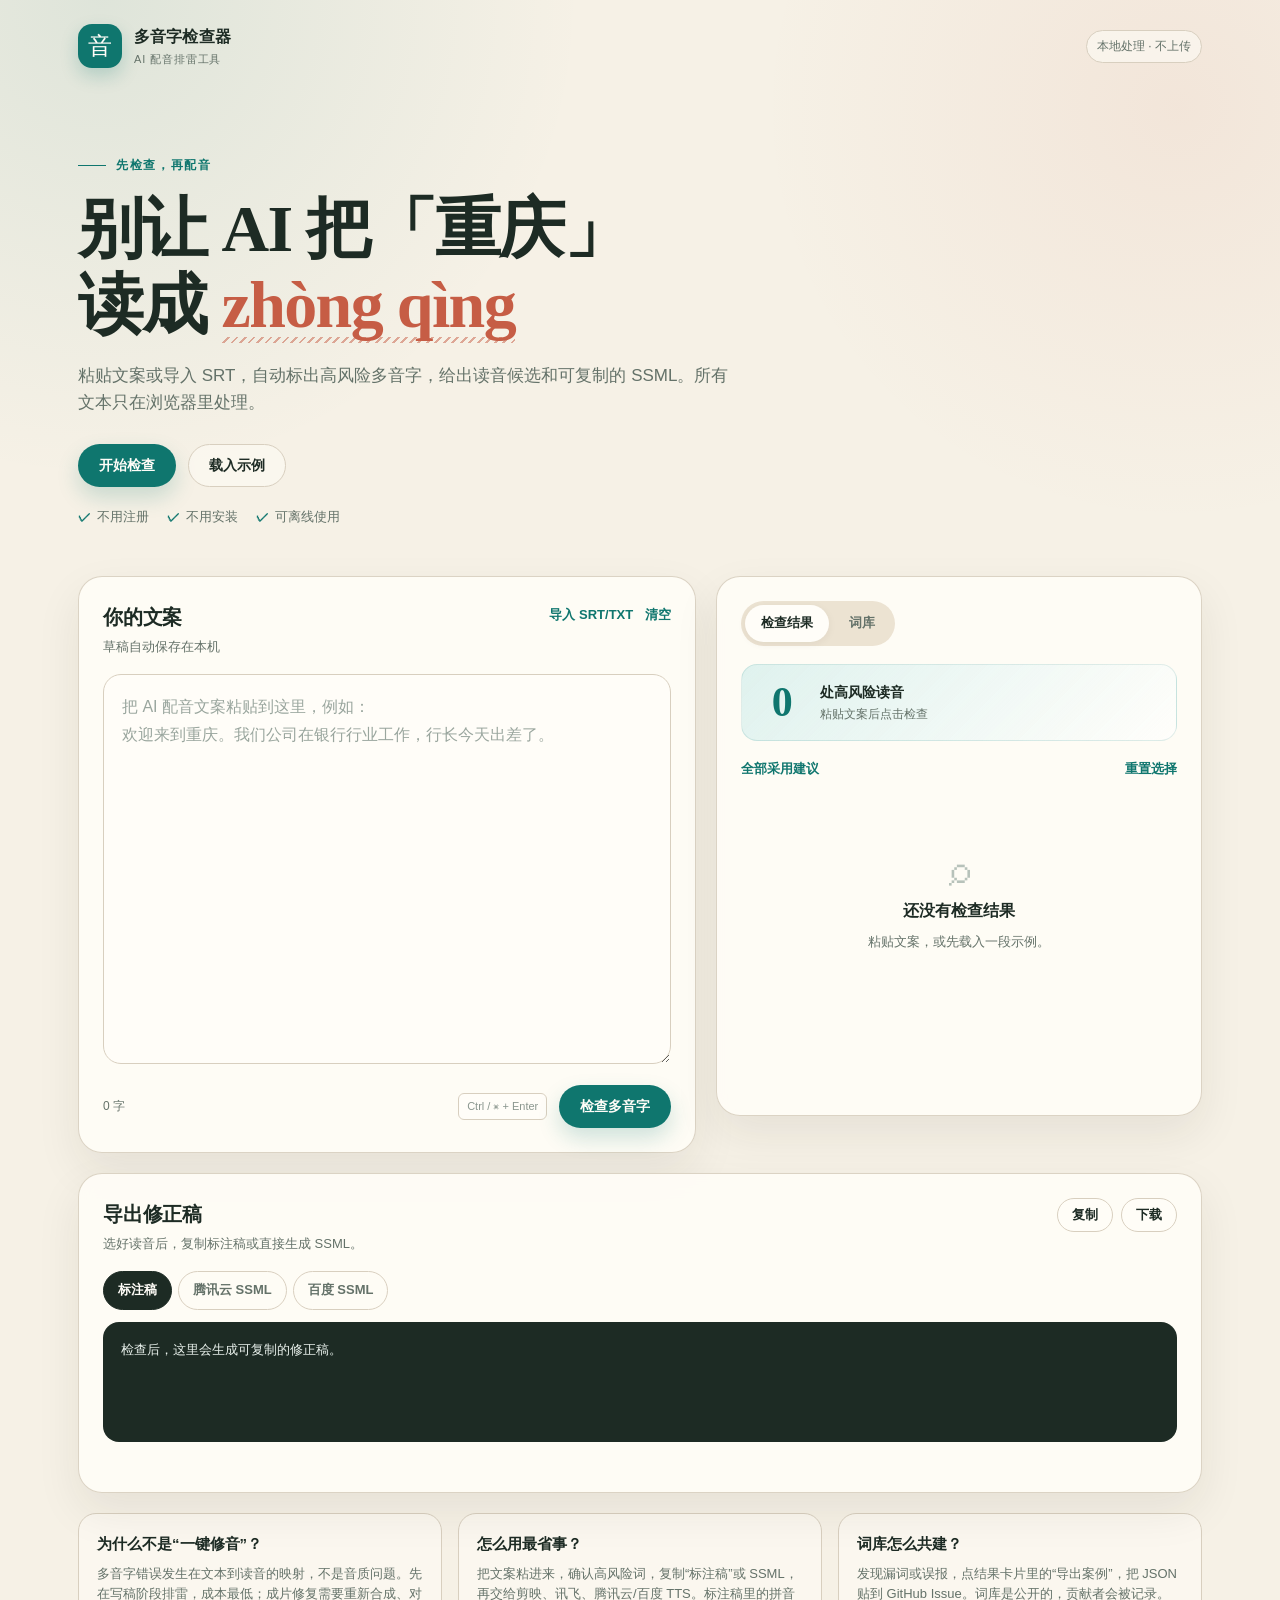
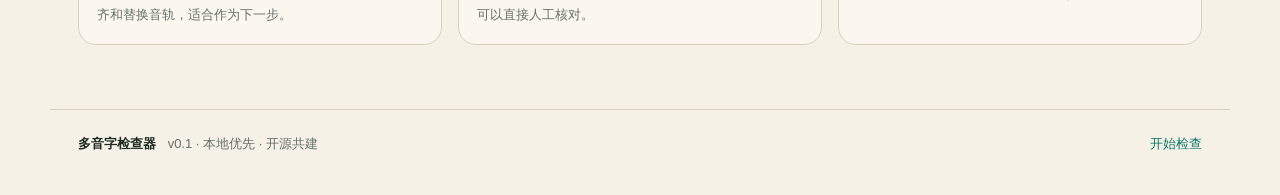
<file: index.html>
<!doctype html>
<html lang="zh-CN">
<head>
  <meta charset="utf-8">
  <meta name="viewport" content="width=device-width, initial-scale=1">
  <title>多音字检查器 · 给 AI 配音排雷</title>
  <meta name="description" content="本地运行的中文多音字检查器，帮助 AI 配音视频在写稿阶段发现并修正多音字。">
  <link rel="stylesheet" href="styles.css">
</head>
<body>
  <header class="site-header">
    <a class="brand" href="./" aria-label="返回首页">
      <span class="brand-mark" aria-hidden="true">音</span>
      <span class="brand-text">
        <strong>多音字检查器</strong>
        <small>AI 配音排雷工具</small>
      </span>
    </a>
    <nav class="header-nav" aria-label="站点导航">
      <span class="privacy-badge">本地处理 · 不上传</span>
      <a class="github-link js-repo-link" href="#" target="_blank" rel="noreferrer" hidden>GitHub</a>
    </nav>
  </header>

  <main>
    <section class="hero">
      <p class="eyebrow">先检查，再配音</p>
      <h1>别让 AI 把「重庆」<br>读成 <span class="wrong-reading">zhòng qìng</span></h1>
      <p class="hero-copy">粘贴文案或导入 SRT，自动标出高风险多音字，给出读音候选和可复制的 SSML。所有文本只在浏览器里处理。</p>
      <div class="hero-actions">
        <a class="btn btn-primary" href="#checker">开始检查</a>
        <button class="btn btn-ghost" type="button" id="load-example">载入示例</button>
      </div>
      <ul class="hero-points" aria-label="产品特点">
        <li>不用注册</li>
        <li>不用安装</li>
        <li>可离线使用</li>
      </ul>
    </section>

    <section class="workspace" id="checker">
      <div class="panel editor-panel">
        <div class="panel-head">
          <div>
            <h2>你的文案</h2>
            <p id="draft-status">草稿自动保存在本机</p>
          </div>
          <div class="editor-actions">
            <label class="file-button">
              导入 SRT/TXT
              <input type="file" id="file-input" accept=".srt,.txt,text/plain" hidden>
            </label>
            <button class="text-button" type="button" id="clear-text">清空</button>
          </div>
        </div>
        <textarea id="script-input" spellcheck="false" placeholder="把 AI 配音文案粘贴到这里，例如：&#10;欢迎来到重庆。我们公司在银行行业工作，行长今天出差了。"></textarea>
        <div class="editor-footer">
          <span id="char-count">0 字</span>
          <div class="editor-footer-actions">
            <span class="keyboard-hint">Ctrl / ⌘ + Enter</span>
            <button class="btn btn-primary" type="button" id="check-button">检查多音字</button>
          </div>
        </div>
      </div>

      <aside class="panel result-panel">
        <div class="tabs" role="tablist" aria-label="结果与词库">
          <button class="tab is-active" type="button" role="tab" aria-selected="true" data-tab="results">检查结果</button>
          <button class="tab" type="button" role="tab" aria-selected="false" data-tab="glossary">词库</button>
        </div>

        <div class="tab-panel is-active" id="results-panel" role="tabpanel">
          <div class="summary" id="summary">
            <div class="summary-number" id="summary-count">0</div>
            <div class="summary-copy">
              <strong>处高风险读音</strong>
              <span id="summary-detail">粘贴文案后点击检查</span>
            </div>
          </div>
          <div class="result-toolbar" id="result-toolbar" hidden>
            <button class="text-button" type="button" id="accept-all">全部采用建议</button>
            <button class="text-button" type="button" id="reset-all">重置选择</button>
          </div>
          <div class="matches" id="matches"></div>
          <div class="empty-state" id="empty-state">
            <div class="empty-icon" aria-hidden="true">⌕</div>
            <p>还没有检查结果</p>
            <span>粘贴文案，或先载入一段示例。</span>
          </div>
        </div>

        <div class="tab-panel" id="glossary-panel" role="tabpanel">
          <div class="glossary-head">
            <h3>高频多音字词库</h3>
            <p>收录地名、姓氏、成语和常见易错词。词典不追求穷尽，欢迎补充。</p>
            <input type="search" id="glossary-search" placeholder="搜索词语、拼音或说明…" autocomplete="off">
          </div>
          <div class="glossary-list" id="glossary-list"></div>
        </div>
      </aside>
    </section>

    <section class="panel export-panel" id="export-panel">
      <div class="panel-head">
        <div>
          <h2>导出修正稿</h2>
          <p>选好读音后，复制标注稿或直接生成 SSML。</p>
        </div>
        <div class="export-actions">
          <button class="btn btn-ghost btn-small" type="button" id="copy-export">复制</button>
          <button class="btn btn-ghost btn-small" type="button" id="download-export">下载</button>
        </div>
      </div>
      <div class="export-tabs" role="tablist" aria-label="导出格式">
        <button class="export-tab is-active" type="button" data-export="annotated">标注稿</button>
        <button class="export-tab" type="button" data-export="tencent">腾讯云 SSML</button>
        <button class="export-tab" type="button" data-export="baidu">百度 SSML</button>
      </div>
      <pre class="export-output" id="export-output" aria-live="polite">检查后，这里会生成可复制的修正稿。</pre>
      <p class="export-hint" id="export-hint"></p>
    </section>

    <section class="info-grid">
      <article class="info-card">
        <h3>为什么不是“一键修音”？</h3>
        <p>多音字错误发生在文本到读音的映射，不是音质问题。先在写稿阶段排雷，成本最低；成片修复需要重新合成、对齐和替换音轨，适合作为下一步。</p>
      </article>
      <article class="info-card">
        <h3>怎么用最省事？</h3>
        <p>把文案粘进来，确认高风险词，复制“标注稿”或 SSML，再交给剪映、讯飞、腾讯云/百度 TTS。标注稿里的拼音可以直接人工核对。</p>
      </article>
      <article class="info-card">
        <h3>词库怎么共建？</h3>
        <p>发现漏词或误报，点结果卡片里的“导出案例”，把 JSON 贴到 GitHub Issue。词库是公开的，贡献者会被记录。</p>
      </article>
    </section>
  </main>

  <footer class="site-footer">
    <div>
      <strong>多音字检查器</strong>
      <span>v0.1 · 本地优先 · 开源共建</span>
    </div>
    <div class="footer-links">
      <a href="#checker">开始检查</a>
      <a class="js-repo-link" href="#" target="_blank" rel="noreferrer" hidden>GitHub</a>
    </div>
  </footer>

  <div class="toast" id="toast" role="status" aria-live="polite"></div>

  <script src="config.js"></script>
  <script src="data/glossary.js"></script>
  <script src="app.js"></script>
</body>
</html>
</file>
<file: styles.css>
:root {
  --paper: #f6f1e6;
  --paper-deep: #ece3d2;
  --ink: #1d2b24;
  --muted: #647269;
  --line: #d8cfbf;
  --teal: #0f766e;
  --teal-dark: #0a5d57;
  --teal-soft: #dff2ee;
  --coral: #c65d45;
  --coral-soft: #f8e4dc;
  --gold: #b7791f;
  --white: #fffdf8;
  --shadow: 0 18px 45px rgba(44, 36, 24, 0.08);
  --radius: 24px;
}

* {
  box-sizing: border-box;
}

html {
  scroll-behavior: smooth;
}

body {
  margin: 0;
  color: var(--ink);
  background:
    radial-gradient(circle at 8% 0%, rgba(15, 118, 110, 0.10), transparent 30rem),
    radial-gradient(circle at 92% 6%, rgba(198, 93, 69, 0.08), transparent 26rem),
    var(--paper);
  font-family: "Noto Sans SC", "PingFang SC", "Microsoft YaHei", sans-serif;
  line-height: 1.6;
  -webkit-font-smoothing: antialiased;
}

button,
input,
textarea {
  font: inherit;
}

button,
a {
  -webkit-tap-highlight-color: transparent;
}

a {
  color: inherit;
}

:focus-visible {
  outline: 3px solid rgba(15, 118, 110, 0.38);
  outline-offset: 3px;
}

.site-header {
  width: min(1180px, 100%);
  margin: 0 auto;
  padding: 24px 28px;
  display: flex;
  align-items: center;
  justify-content: space-between;
  gap: 18px;
}

.brand {
  display: inline-flex;
  align-items: center;
  gap: 12px;
  color: var(--ink);
  text-decoration: none;
}

.brand-mark {
  width: 44px;
  height: 44px;
  display: grid;
  place-items: center;
  border-radius: 14px;
  background: var(--teal);
  color: var(--white);
  font-family: "Noto Serif SC", "Songti SC", "SimSun", serif;
  font-size: 24px;
  box-shadow: 0 8px 18px rgba(15, 118, 110, 0.22);
}

.brand-text strong {
  display: block;
  font-size: 16px;
  letter-spacing: 0.01em;
}

.brand-text small {
  display: block;
  margin-top: 1px;
  color: var(--muted);
  font-size: 11px;
  letter-spacing: 0.08em;
}

.header-nav {
  display: flex;
  align-items: center;
  gap: 14px;
}

.privacy-badge {
  padding: 6px 10px;
  border: 1px solid var(--line);
  border-radius: 999px;
  background: rgba(255, 253, 248, 0.56);
  color: var(--muted);
  font-size: 12px;
  white-space: nowrap;
}

.github-link {
  color: var(--teal);
  font-size: 14px;
  font-weight: 700;
  text-decoration: none;
}

.github-link:hover {
  text-decoration: underline;
}

main {
  width: min(1180px, 100%);
  margin: 0 auto;
  padding: 0 28px 64px;
}

.hero {
  max-width: 850px;
  padding: 64px 0 48px;
}

.eyebrow {
  display: flex;
  align-items: center;
  gap: 10px;
  margin: 0;
  color: var(--teal);
  font-size: 12px;
  font-weight: 800;
  letter-spacing: 0.14em;
}

.eyebrow::before {
  content: "";
  width: 28px;
  height: 1px;
  background: var(--teal);
}

.hero h1 {
  margin: 16px 0 20px;
  font-family: "Noto Serif SC", "Songti SC", "SimSun", serif;
  font-size: clamp(38px, 6vw, 66px);
  font-weight: 700;
  letter-spacing: -0.025em;
  line-height: 1.14;
}

.wrong-reading {
  position: relative;
  color: var(--coral);
  white-space: nowrap;
}

.wrong-reading::after {
  content: "";
  position: absolute;
  left: 0;
  right: 0;
  bottom: -2px;
  height: 6px;
  background: repeating-linear-gradient(
    135deg,
    transparent 0 4px,
    rgba(198, 93, 69, 0.5) 4px 6px
  );
}

.hero-copy {
  max-width: 660px;
  margin: 0;
  color: var(--muted);
  font-size: 17px;
}

.hero-actions {
  display: flex;
  flex-wrap: wrap;
  gap: 12px;
  margin: 28px 0 20px;
}

.hero-points {
  display: flex;
  flex-wrap: wrap;
  gap: 18px;
  margin: 0;
  padding: 0;
  color: var(--muted);
  font-size: 13px;
  list-style: none;
}

.hero-points li::before {
  content: "✓";
  margin-right: 6px;
  color: var(--teal);
  font-weight: 800;
}

.btn {
  display: inline-flex;
  align-items: center;
  justify-content: center;
  gap: 8px;
  padding: 12px 20px;
  border: 1px solid transparent;
  border-radius: 999px;
  cursor: pointer;
  font-size: 14px;
  font-weight: 700;
  line-height: 1.2;
  text-decoration: none;
  transition: transform 160ms ease, background 160ms ease, border-color 160ms ease, box-shadow 160ms ease;
}

.btn:hover {
  transform: translateY(-1px);
}

.btn-primary {
  background: var(--teal);
  color: var(--white);
  box-shadow: 0 10px 22px rgba(15, 118, 110, 0.2);
}

.btn-primary:hover {
  background: var(--teal-dark);
}

.btn-ghost {
  border-color: var(--line);
  background: rgba(255, 253, 248, 0.5);
  color: var(--ink);
}

.btn-ghost:hover {
  border-color: var(--teal);
  background: var(--white);
}

.btn-small {
  padding: 8px 14px;
  font-size: 13px;
}

.text-button {
  padding: 4px 0;
  border: 0;
  background: none;
  color: var(--teal);
  cursor: pointer;
  font-size: 13px;
  font-weight: 700;
}

.text-button:hover {
  text-decoration: underline;
}

.workspace {
  display: grid;
  grid-template-columns: 1.12fr 0.88fr;
  gap: 20px;
  align-items: start;
}

.panel {
  border: 1px solid rgba(216, 207, 191, 0.9);
  border-radius: var(--radius);
  background: rgba(255, 253, 248, 0.88);
  box-shadow: var(--shadow);
  backdrop-filter: blur(10px);
}

.editor-panel,
.result-panel {
  padding: 24px;
}

.result-panel {
  min-height: 540px;
  display: flex;
  flex-direction: column;
}

.panel-head {
  display: flex;
  align-items: flex-start;
  justify-content: space-between;
  gap: 16px;
  margin-bottom: 16px;
}

.panel-head h2 {
  margin: 0 0 4px;
  font-size: 20px;
  letter-spacing: -0.01em;
}

.panel-head p {
  margin: 0;
  color: var(--muted);
  font-size: 13px;
}

.editor-actions {
  display: flex;
  align-items: center;
  gap: 12px;
  white-space: nowrap;
}

.file-button {
  color: var(--teal);
  cursor: pointer;
  font-size: 13px;
  font-weight: 700;
}

.file-button:hover {
  text-decoration: underline;
}

textarea {
  width: 100%;
  min-height: 390px;
  padding: 18px;
  border: 1px solid var(--line);
  border-radius: 18px;
  background: var(--white);
  color: var(--ink);
  font-size: 16px;
  line-height: 1.8;
  outline: none;
  resize: vertical;
  transition: border-color 160ms ease, box-shadow 160ms ease;
}

textarea::placeholder {
  color: #9aa69e;
}

textarea:focus {
  border-color: var(--teal);
  box-shadow: 0 0 0 4px rgba(15, 118, 110, 0.12);
}

.editor-footer {
  display: flex;
  align-items: center;
  justify-content: space-between;
  gap: 12px;
  margin-top: 14px;
}

#char-count {
  color: var(--muted);
  font-size: 12px;
}

.editor-footer-actions {
  display: flex;
  align-items: center;
  gap: 12px;
}

.keyboard-hint {
  padding: 4px 8px;
  border: 1px solid var(--line);
  border-radius: 6px;
  background: var(--white);
  color: #8a968e;
  font-size: 11px;
}

.tabs {
  display: flex;
  gap: 4px;
  width: fit-content;
  margin-bottom: 18px;
  padding: 4px;
  border-radius: 999px;
  background: var(--paper-deep);
}

.tab {
  padding: 8px 16px;
  border: 0;
  border-radius: 999px;
  background: transparent;
  color: var(--muted);
  cursor: pointer;
  font-size: 13px;
  font-weight: 700;
}

.tab.is-active {
  background: var(--white);
  color: var(--ink);
  box-shadow: 0 2px 8px rgba(44, 36, 24, 0.06);
}

.tab-panel {
  display: none;
  flex: 1;
  min-height: 0;
}

.tab-panel.is-active {
  display: block;
}

.summary {
  display: flex;
  align-items: center;
  gap: 14px;
  padding: 16px;
  border: 1px solid rgba(15, 118, 110, 0.12);
  border-radius: 16px;
  background: linear-gradient(135deg, var(--teal-soft), rgba(255, 255, 255, 0.55));
}

.summary-number {
  min-width: 48px;
  color: var(--teal);
  font-family: "Noto Serif SC", "Songti SC", "SimSun", serif;
  font-size: 42px;
  font-weight: 700;
  line-height: 1;
  text-align: center;
}

.summary-copy strong {
  display: block;
  font-size: 14px;
}

.summary-copy span {
  display: block;
  margin-top: 2px;
  color: var(--muted);
  font-size: 12px;
}

.result-toolbar {
  display: flex;
  align-items: center;
  justify-content: space-between;
  gap: 12px;
  margin: 14px 0 4px;
}

.matches {
  display: flex;
  flex-direction: column;
  gap: 12px;
  max-height: 520px;
  margin-top: 8px;
  padding-right: 4px;
  overflow-y: auto;
}

.matches::-webkit-scrollbar,
.glossary-list::-webkit-scrollbar,
.export-output::-webkit-scrollbar {
  width: 8px;
}

.matches::-webkit-scrollbar-thumb,
.glossary-list::-webkit-scrollbar-thumb,
.export-output::-webkit-scrollbar-thumb {
  border-radius: 999px;
  background: rgba(100, 114, 105, 0.28);
}

.match-card {
  padding: 14px 16px;
  border: 1px solid var(--line);
  border-left: 4px solid var(--gold);
  border-radius: 16px;
  background: var(--white);
  transition: border-color 160ms ease, background 160ms ease, opacity 160ms ease;
}

.match-card.risk-high {
  border-left-color: var(--coral);
}

.match-card.risk-medium {
  border-left-color: var(--gold);
}

.match-card.is-confirmed {
  border-left-color: var(--teal);
  background: linear-gradient(90deg, rgba(223, 242, 238, 0.38), var(--white) 42%);
}

.match-card.is-ignored {
  opacity: 0.55;
}

.match-head {
  display: flex;
  align-items: center;
  flex-wrap: wrap;
  gap: 8px;
}

.match-word {
  font-family: "Noto Serif SC", "Songti SC", "SimSun", serif;
  font-size: 22px;
  font-weight: 700;
  line-height: 1.2;
}

.badge {
  padding: 3px 8px;
  border-radius: 999px;
  background: var(--paper-deep);
  color: var(--muted);
  font-size: 11px;
  font-weight: 700;
  white-space: nowrap;
}

.badge.risk {
  background: var(--coral-soft);
  color: var(--coral);
}

.badge.confirmed {
  background: var(--teal-soft);
  color: var(--teal);
}

.match-context {
  margin: 8px 0 10px;
  color: var(--muted);
  font-size: 13px;
  line-height: 1.7;
  word-break: break-all;
}

.match-context mark {
  padding: 0 2px;
  border-radius: 3px;
  background: #ffe9a8;
  color: var(--ink);
}

.readings {
  display: grid;
  gap: 8px;
}

.reading {
  display: grid;
  grid-template-columns: 20px 1fr;
  gap: 8px;
  align-items: start;
  padding: 8px 10px;
  border: 1px solid var(--line);
  border-radius: 12px;
  background: var(--white);
  cursor: pointer;
  transition: border-color 160ms ease, background 160ms ease;
}

.reading:hover {
  border-color: var(--teal);
  background: #f7fcfa;
}

.reading input {
  margin-top: 4px;
  accent-color: var(--teal);
}

.reading-main {
  display: block;
  font-family: "Noto Serif SC", "Songti SC", "SimSun", serif;
  font-size: 15px;
  font-weight: 700;
  letter-spacing: 0.02em;
}

.reading-note {
  display: block;
  margin-top: 1px;
  color: var(--muted);
  font-size: 12px;
}

.reading.is-wrong {
  border-color: #f0c9bd;
  background: #fff8f5;
}

.reading.is-wrong .reading-main {
  color: var(--coral);
}

.match-note {
  margin: 10px 0 0;
  padding-left: 10px;
  border-left: 2px solid var(--line);
  color: var(--muted);
  font-size: 12px;
}

.match-actions {
  display: flex;
  flex-wrap: wrap;
  gap: 8px;
  margin-top: 12px;
}

.match-actions .btn {
  padding: 6px 12px;
  font-size: 12px;
}

.empty-state {
  padding: 56px 16px;
  color: var(--muted);
  text-align: center;
}

.empty-icon {
  margin-bottom: 8px;
  color: #b7c2ba;
  font-size: 42px;
  line-height: 1;
}

.empty-state p {
  margin: 0 0 4px;
  color: var(--ink);
  font-weight: 700;
}

.empty-state span {
  font-size: 13px;
}

.glossary-head h3 {
  margin: 0 0 4px;
  font-size: 18px;
}

.glossary-head p {
  margin: 0 0 12px;
  color: var(--muted);
  font-size: 13px;
}

#glossary-search {
  width: 100%;
  padding: 10px 14px;
  border: 1px solid var(--line);
  border-radius: 12px;
  background: var(--white);
  color: var(--ink);
  font-size: 14px;
  outline: none;
}

#glossary-search:focus {
  border-color: var(--teal);
  box-shadow: 0 0 0 4px rgba(15, 118, 110, 0.1);
}

.glossary-list {
  display: flex;
  flex-direction: column;
  gap: 10px;
  max-height: 500px;
  margin-top: 12px;
  padding-right: 4px;
  overflow-y: auto;
}

.glossary-item {
  padding: 12px;
  border: 1px solid var(--line);
  border-radius: 12px;
  background: var(--white);
}

.glossary-item-head {
  display: flex;
  align-items: baseline;
  justify-content: space-between;
  gap: 8px;
}

.glossary-word {
  font-family: "Noto Serif SC", "Songti SC", "SimSun", serif;
  font-size: 16px;
  font-weight: 700;
}

.glossary-pinyin {
  color: var(--teal);
  font-family: "Noto Serif SC", "Songti SC", "SimSun", serif;
  font-size: 13px;
  font-weight: 700;
}

.glossary-note {
  margin: 4px 0 0;
  color: var(--muted);
  font-size: 12px;
}

.glossary-readings {
  display: flex;
  flex-wrap: wrap;
  gap: 6px;
  margin-top: 8px;
}

.reading-chip {
  padding: 3px 8px;
  border: 1px solid var(--line);
  border-radius: 999px;
  background: var(--paper);
  color: var(--muted);
  font-size: 11px;
}

.reading-chip.is-default {
  border-color: rgba(15, 118, 110, 0.2);
  background: var(--teal-soft);
  color: var(--teal);
  font-weight: 700;
}

.export-panel {
  margin-top: 20px;
  padding: 24px;
}

.export-actions {
  display: flex;
  gap: 8px;
}

.export-tabs {
  display: flex;
  flex-wrap: wrap;
  gap: 6px;
  margin: 8px 0 12px;
}

.export-tab {
  padding: 8px 14px;
  border: 1px solid var(--line);
  border-radius: 999px;
  background: transparent;
  color: var(--muted);
  cursor: pointer;
  font-size: 13px;
  font-weight: 700;
}

.export-tab.is-active {
  border-color: var(--ink);
  background: var(--ink);
  color: var(--white);
}

.export-output {
  min-height: 120px;
  max-height: 360px;
  margin: 0;
  padding: 18px;
  border-radius: 16px;
  background: var(--ink);
  color: #e9f1ec;
  font-family: "SFMono-Regular", Consolas, "Liberation Mono", monospace;
  font-size: 13px;
  line-height: 1.75;
  white-space: pre-wrap;
  word-break: break-word;
  overflow: auto;
}

.export-hint {
  min-height: 18px;
  margin: 8px 0 0;
  color: var(--muted);
  font-size: 12px;
}

.export-hint.is-warning {
  color: var(--coral);
}

.info-grid {
  display: grid;
  grid-template-columns: repeat(3, 1fr);
  gap: 16px;
  margin-top: 20px;
}

.info-card {
  padding: 18px;
  border: 1px solid var(--line);
  border-radius: 18px;
  background: rgba(255, 253, 248, 0.55);
}

.info-card h3 {
  margin: 0 0 8px;
  font-size: 15px;
}

.info-card p {
  margin: 0;
  color: var(--muted);
  font-size: 13px;
}

.site-footer {
  width: min(1180px, 100%);
  margin: 0 auto;
  padding: 24px 28px 40px;
  display: flex;
  align-items: center;
  justify-content: space-between;
  gap: 16px;
  border-top: 1px solid var(--line);
  color: var(--muted);
  font-size: 13px;
}

.site-footer strong {
  margin-right: 8px;
  color: var(--ink);
}

.footer-links {
  display: flex;
  gap: 16px;
}

.footer-links a {
  color: var(--teal);
  text-decoration: none;
}

.footer-links a:hover {
  text-decoration: underline;
}

.toast {
  position: fixed;
  left: 50%;
  bottom: 28px;
  z-index: 50;
  padding: 10px 18px;
  border-radius: 999px;
  background: var(--ink);
  color: var(--white);
  font-size: 13px;
  opacity: 0;
  pointer-events: none;
  transform: translate(-50%, 12px);
  transition: opacity 180ms ease, transform 180ms ease;
}

.toast.is-visible {
  opacity: 1;
  transform: translate(-50%, 0);
}

@media (max-width: 980px) {
  .workspace {
    grid-template-columns: 1fr;
  }

  .result-panel {
    min-height: 480px;
  }

  .info-grid {
    grid-template-columns: 1fr 1fr;
  }
}

@media (max-width: 680px) {
  .site-header {
    padding: 18px;
  }

  main {
    padding: 0 16px 44px;
  }

  .hero {
    padding: 40px 0 32px;
  }

  .hero h1 {
    font-size: 38px;
  }

  .hero-copy {
    font-size: 15px;
  }

  .privacy-badge {
    display: none;
  }

  .editor-panel,
  .result-panel,
  .export-panel {
    padding: 18px;
  }

  textarea {
    min-height: 280px;
  }

  .keyboard-hint {
    display: none;
  }

  .panel-head {
    align-items: flex-start;
    flex-direction: column;
    gap: 10px;
  }

  .editor-actions {
    width: 100%;
    justify-content: space-between;
  }

  .info-grid {
    grid-template-columns: 1fr;
  }

  .site-footer {
    padding: 20px 16px 32px;
    align-items: flex-start;
    flex-direction: column;
  }

  .matches,
  .glossary-list {
    max-height: 460px;
  }
}

@media (prefers-reduced-motion: reduce) {
  html {
    scroll-behavior: auto;
  }

  *,
  *::before,
  *::after {
    transition-duration: 0.01ms !important;
  }
}
</file>
